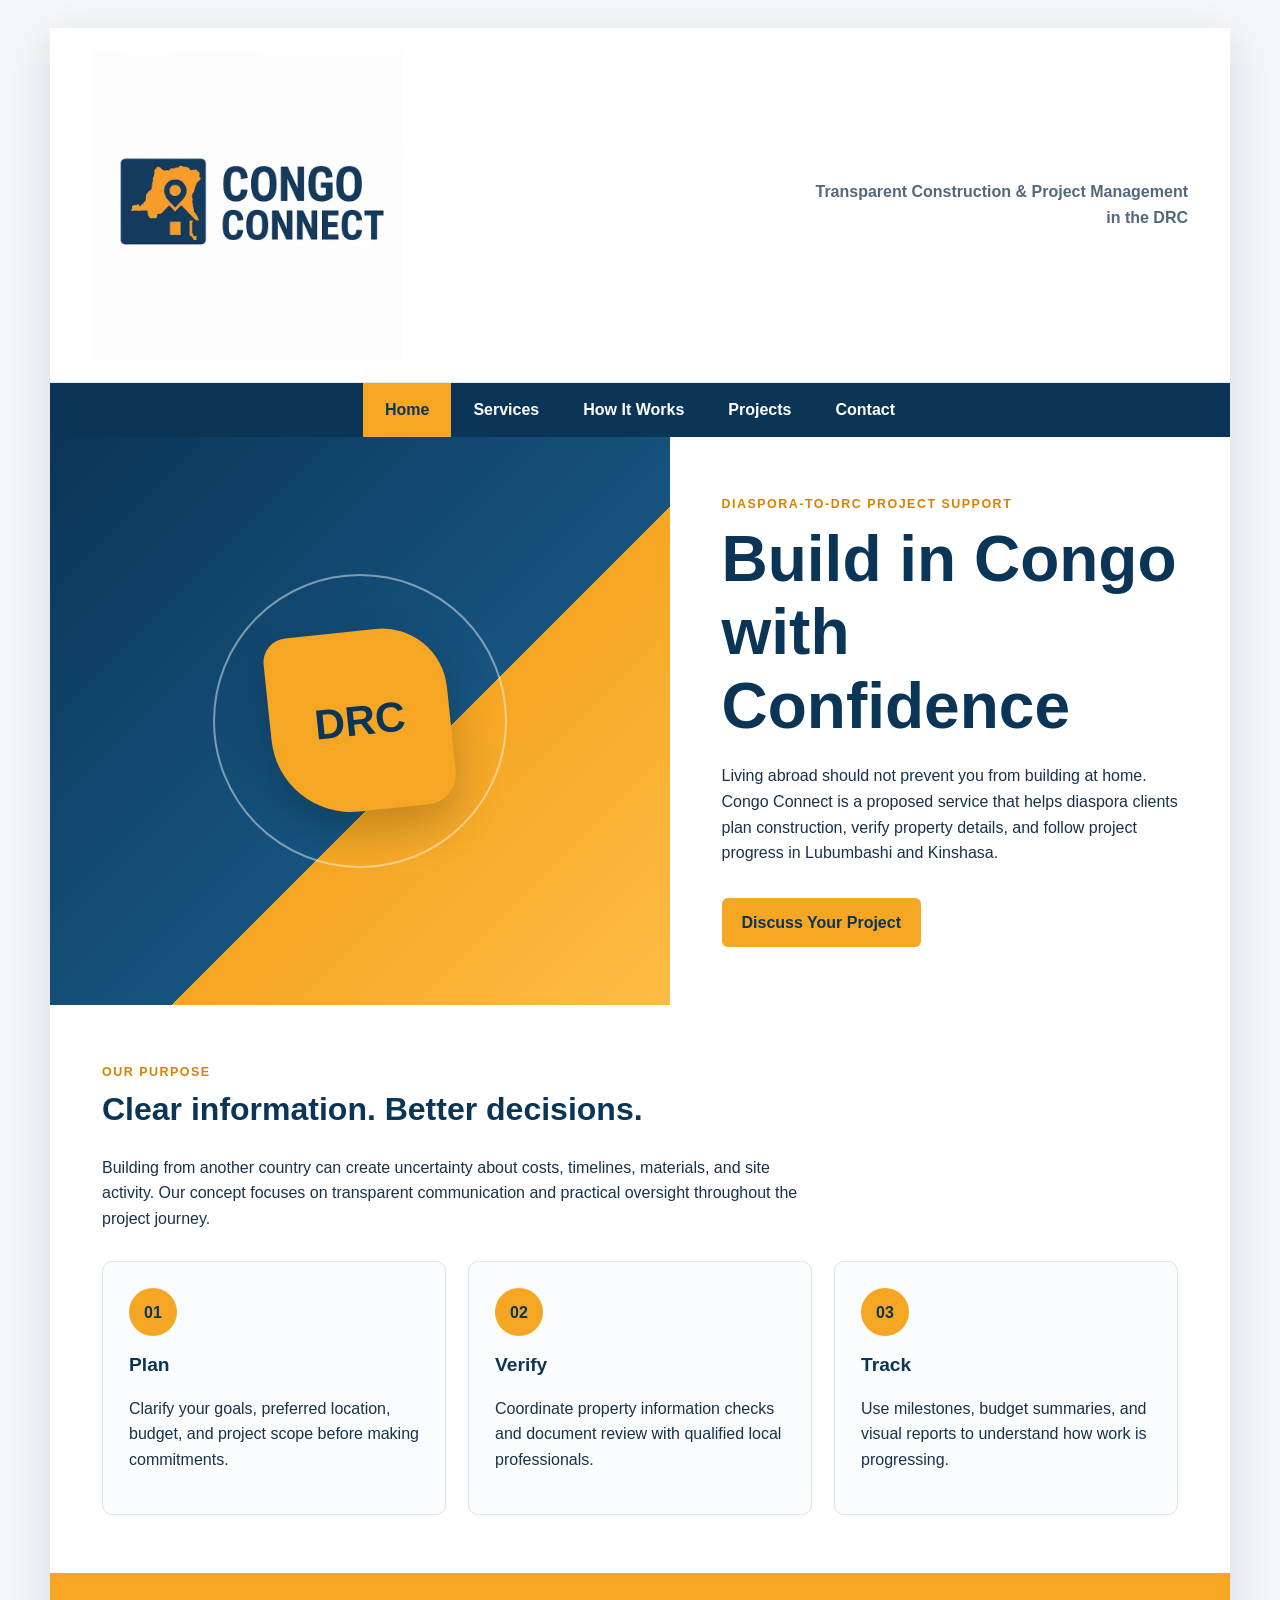
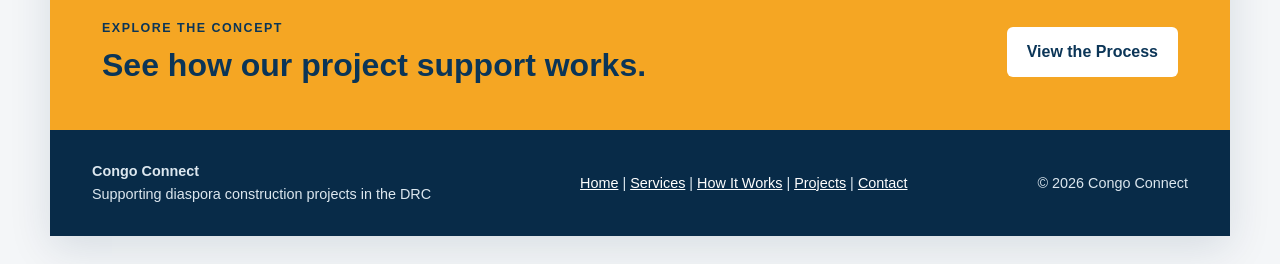
<file: index.html>
<!DOCTYPE html>
<html lang="en">
<head>
    <meta charset="UTF-8">
    <meta name="viewport" content="width=device-width, initial-scale=1.0">
    <meta name="description" content="Congo Connect helps the Congolese diaspora plan, verify and supervise construction projects in the DRC.">
    <meta name="keywords" content="Congo Connect, DR Congo, diaspora, construction, Lubumbashi, Kinshasa, project management, land verification">
    <meta name="author" content="Congo Connect">
    <title>Build in Congo with Confidence | Congo Connect</title>
    <link rel="stylesheet" href="style.css">
    <meta name="theme-color" content="#0b3557">
</head>
<body>
<a class="skip-link" href="#main-content">Skip to main content</a>
<div id="wrapper">
    <header>
        <a class="brand" href="index.html"><img src="logo.webp" width="380" height="380" decoding="async" alt="Congo Connect company logo featuring the Democratic Republic of Congo"></a>
        <div class="tagline">Transparent Construction &amp; Project Management in the DRC</div>
    </header>
    <nav aria-label="Main navigation"><ul>
        <li><a href="index.html" aria-current="page">Home</a></li>
        <li><a href="services.html">Services</a></li>
        <li><a href="process.html">How It Works</a></li>
        <li><a href="projects.html">Projects</a></li>
        <li><a href="contact.html">Contact</a></li>
    </ul></nav>
    <main id="main-content">
        <section class="hero">
            <div class="hero-visual" aria-label="Illustration representing projects in the Democratic Republic of Congo"><div class="map-mark">DRC</div></div>
            <div class="hero-copy">
                <p class="eyebrow">DIASPORA-TO-DRC PROJECT SUPPORT</p>
                <h1>Build in Congo with Confidence</h1>
                <p>Living abroad should not prevent you from building at home. Congo Connect is a proposed service that helps diaspora clients plan construction, verify property details, and follow project progress in Lubumbashi and Kinshasa.</p>
                <a class="button" href="contact.html">Discuss Your Project</a>
            </div>
        </section>
        <section class="section-block">
            <div class="section-heading"><p class="eyebrow">OUR PURPOSE</p><h2>Clear information. Better decisions.</h2><p>Building from another country can create uncertainty about costs, timelines, materials, and site activity. Our concept focuses on transparent communication and practical oversight throughout the project journey.</p></div>
            <div class="cards">
                <article class="card"><div class="icon">01</div><h3>Plan</h3><p>Clarify your goals, preferred location, budget, and project scope before making commitments.</p></article>
                <article class="card"><div class="icon">02</div><h3>Verify</h3><p>Coordinate property information checks and document review with qualified local professionals.</p></article>
                <article class="card"><div class="icon">03</div><h3>Track</h3><p>Use milestones, budget summaries, and visual reports to understand how work is progressing.</p></article>
            </div>
        </section>
        <section class="contact-strip"><div><p class="eyebrow">EXPLORE THE CONCEPT</p><h2>See how our project support works.</h2></div><a class="button light" href="process.html">View the Process</a></section>
    </main>
    <footer>
        <div><strong>Congo Connect</strong><br>Supporting diaspora construction projects in the DRC</div>
        <div class="footer-links"><a href="index.html">Home</a> | <a href="services.html">Services</a> | <a href="process.html">How It Works</a> | <a href="projects.html">Projects</a> | <a href="contact.html">Contact</a></div>
        <div>&copy; 2026 Congo Connect</div>
    </footer>
</div>
</body>
</html>
</file>
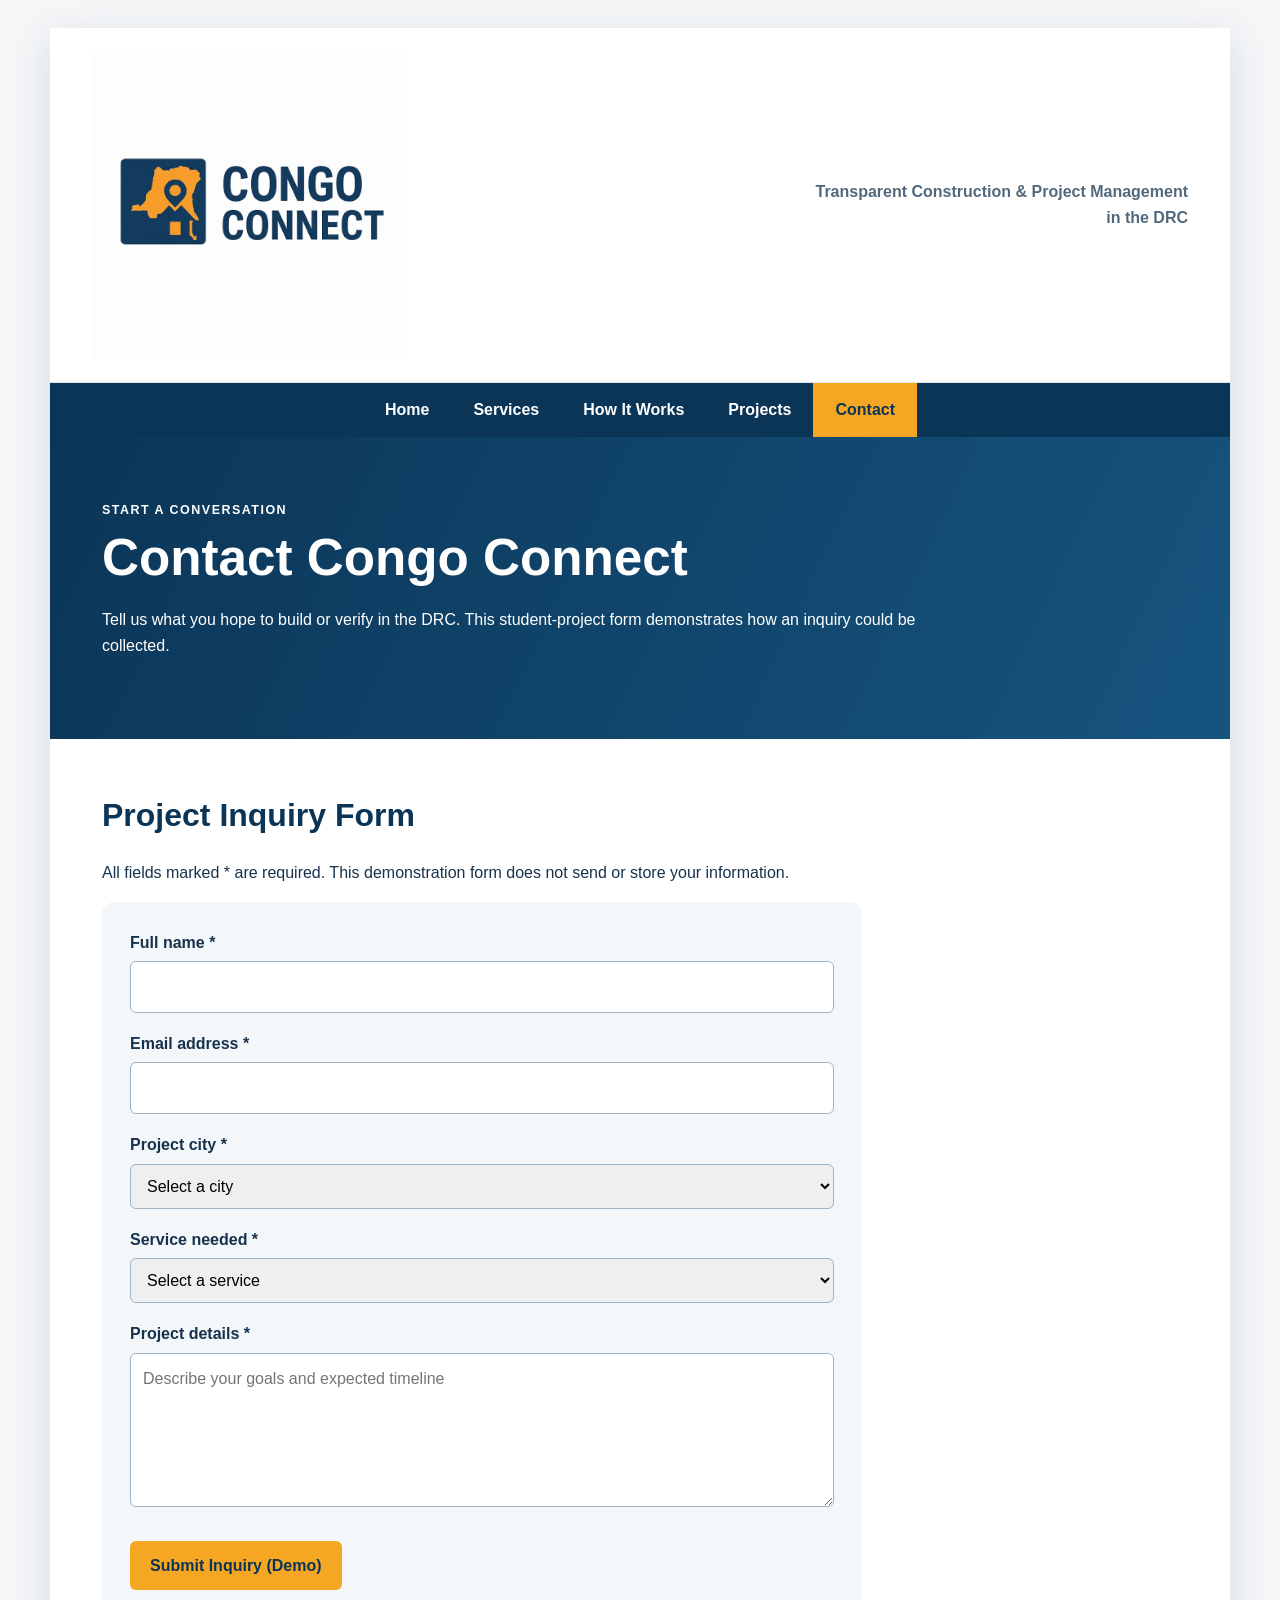
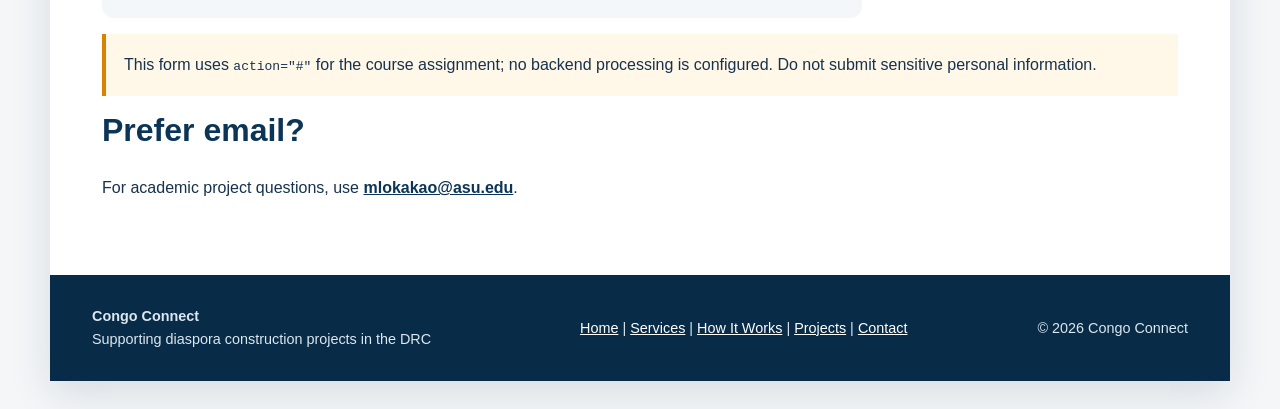
<file: contact.html>
<!DOCTYPE html>
<html lang="en">
<head>
    <meta charset="UTF-8">
    <meta name="viewport" content="width=device-width, initial-scale=1.0">
    <meta name="description" content="Contact Congo Connect about proposed construction, renovation and land verification support in the Democratic Republic of Congo.">
    <meta name="keywords" content="Congo Connect, DR Congo, diaspora, construction, Lubumbashi, Kinshasa, project management, land verification">
    <meta name="author" content="Congo Connect">
    <title>Contact | Congo Connect</title>
    <link rel="stylesheet" href="style.css">
    <meta name="theme-color" content="#0b3557">
</head>
<body>
<a class="skip-link" href="#main-content">Skip to main content</a>
<div id="wrapper">
    <header>
        <a class="brand" href="index.html"><img src="logo.webp" width="380" height="380" decoding="async" alt="Congo Connect company logo featuring the Democratic Republic of Congo"></a>
        <div class="tagline">Transparent Construction &amp; Project Management in the DRC</div>
    </header>
    <nav aria-label="Main navigation"><ul>
        <li><a href="index.html">Home</a></li>
        <li><a href="services.html">Services</a></li>
        <li><a href="process.html">How It Works</a></li>
        <li><a href="projects.html">Projects</a></li>
        <li><a href="contact.html" aria-current="page">Contact</a></li>
    </ul></nav>
    <main id="main-content">
        <section class="page-hero"><p class="eyebrow">START A CONVERSATION</p><h1>Contact Congo Connect</h1><p>Tell us what you hope to build or verify in the DRC. This student-project form demonstrates how an inquiry could be collected.</p></section>
        <section class="section-block"><h2>Project Inquiry Form</h2><p>All fields marked * are required. This demonstration form does not send or store your information.</p>
        <form action="#" method="get">
            <div class="form-row"><label for="fullname">Full name *</label><input type="text" id="fullname" name="fullname" autocomplete="name" required></div>
            <div class="form-row"><label for="email">Email address *</label><input type="email" id="email" name="email" autocomplete="email" required></div>
            <div class="form-row"><label for="city">Project city *</label><select id="city" name="city" required><option value="">Select a city</option><option value="lubumbashi">Lubumbashi</option><option value="kinshasa">Kinshasa</option><option value="other">Other location in the DRC</option></select></div>
            <div class="form-row"><label for="service">Service needed *</label><select id="service" name="service" required><option value="">Select a service</option><option value="construction">Construction</option><option value="verification">Land verification</option><option value="renovation">Renovation</option><option value="supervision">Project supervision</option></select></div>
            <div class="form-row"><label for="message">Project details *</label><textarea id="message" name="message" rows="5" required placeholder="Describe your goals and expected timeline"></textarea></div>
            <button class="button" type="submit">Submit Inquiry (Demo)</button>
        </form><p class="note">This form uses <code>action="#"</code> for the course assignment; no backend processing is configured. Do not submit sensitive personal information.</p>
        <h2>Prefer email?</h2><p>For academic project questions, use <a class="link-text" href="mailto:mlokakao@asu.edu">mlokakao@asu.edu</a>.</p></section>
    </main>
    <footer>
        <div><strong>Congo Connect</strong><br>Supporting diaspora construction projects in the DRC</div>
        <div class="footer-links"><a href="index.html">Home</a> | <a href="services.html">Services</a> | <a href="process.html">How It Works</a> | <a href="projects.html">Projects</a> | <a href="contact.html">Contact</a></div>
        <div>&copy; 2026 Congo Connect</div>
    </footer>
</div>
</body>
</html>
</file>
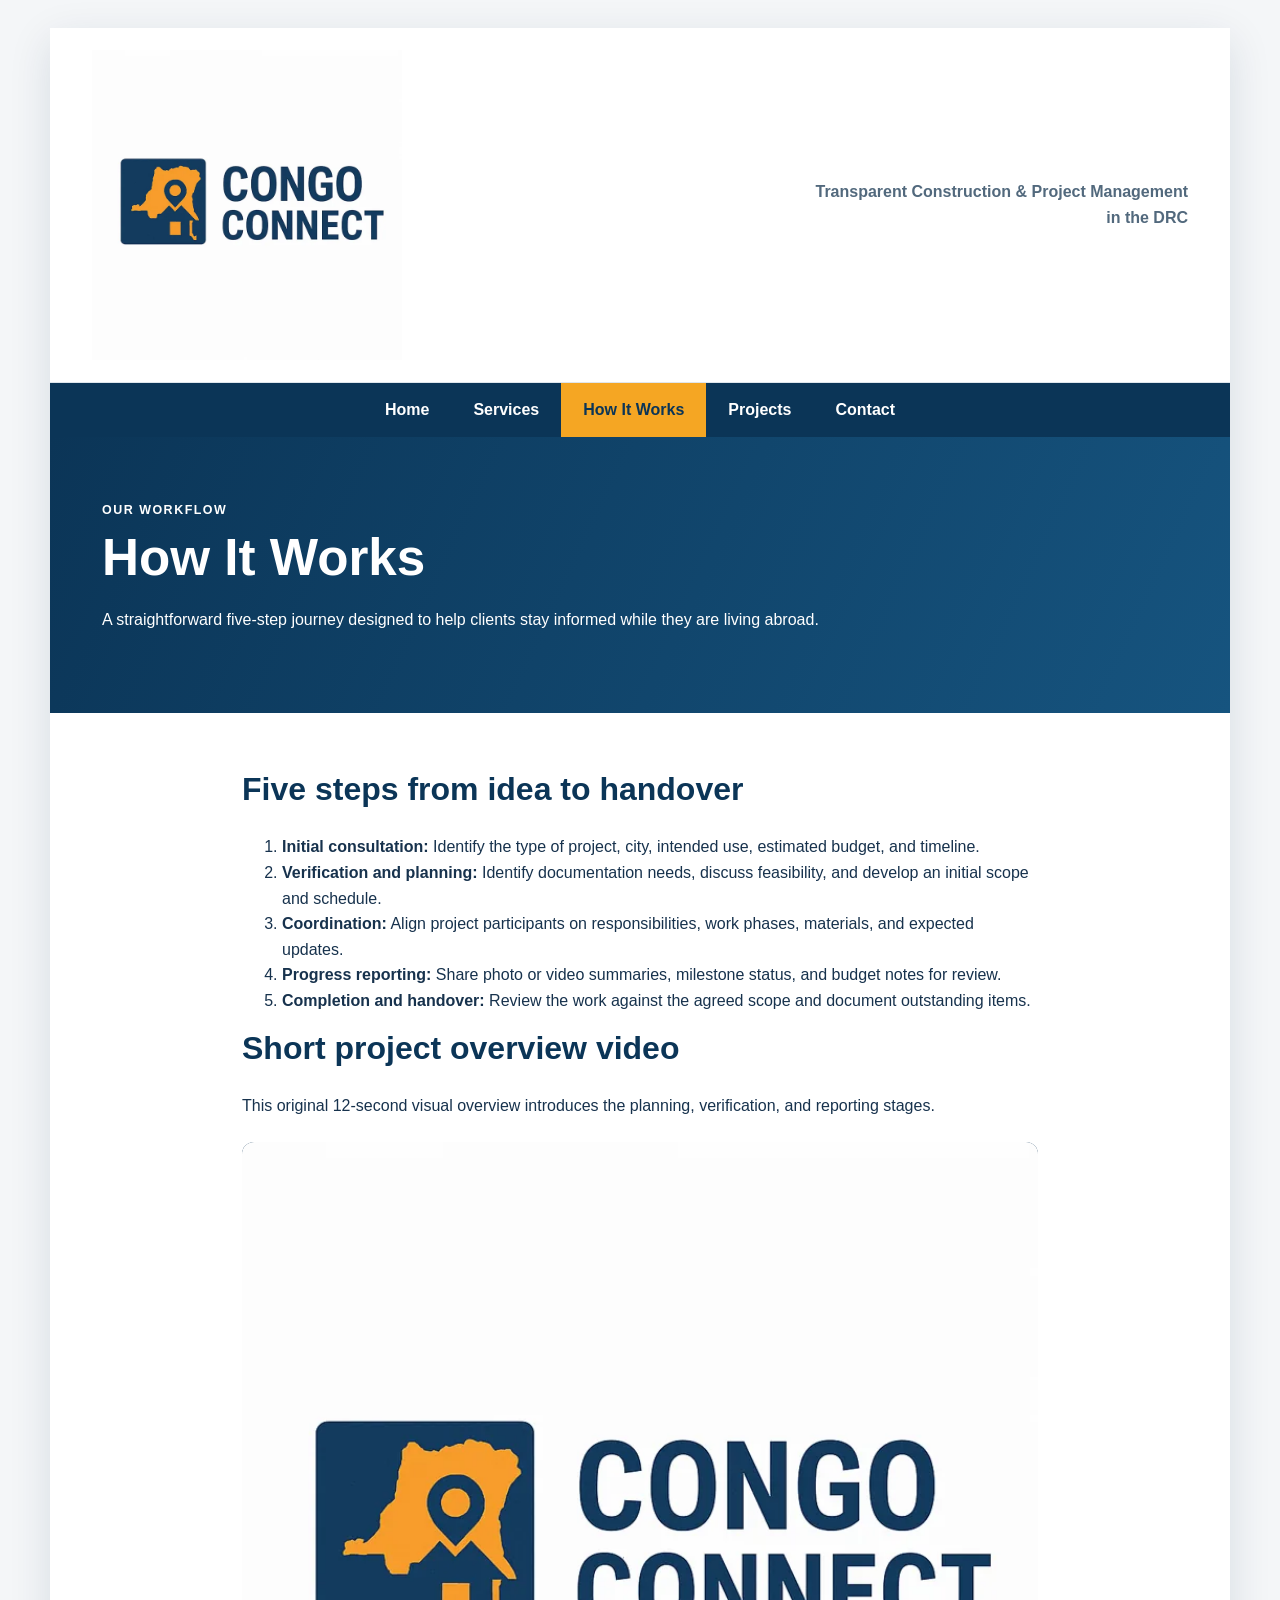
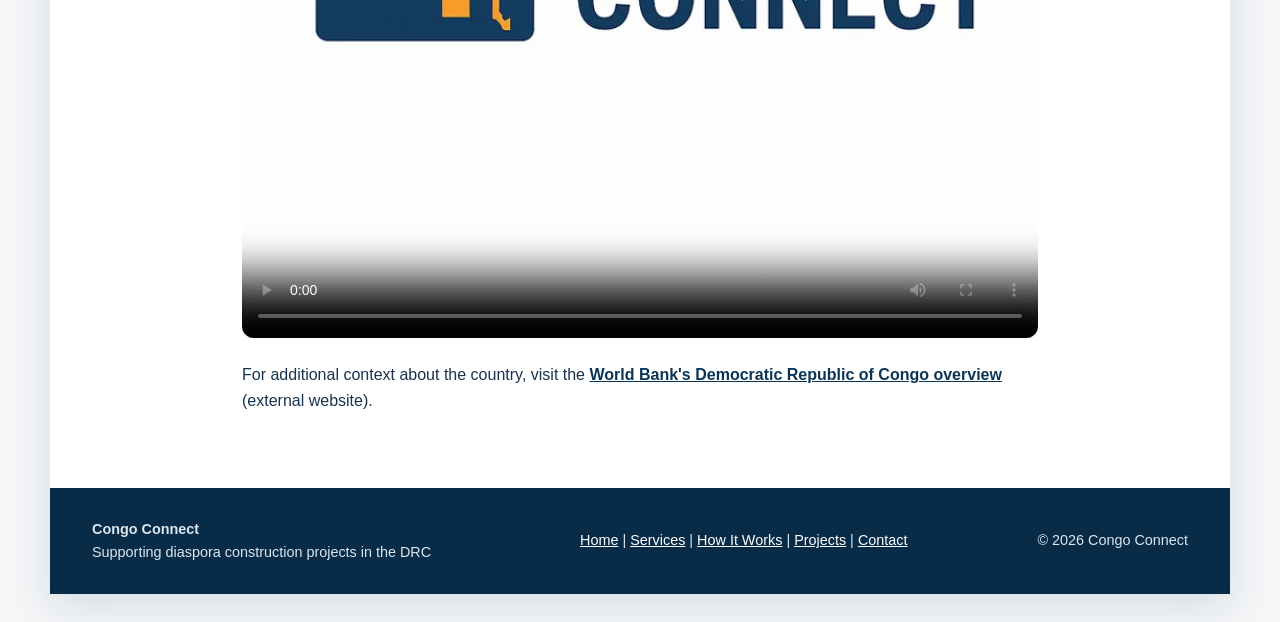
<file: process.html>
<!DOCTYPE html>
<html lang="en">
<head>
    <meta charset="UTF-8">
    <meta name="viewport" content="width=device-width, initial-scale=1.0">
    <meta name="description" content="Learn the Congo Connect five-step approach to construction planning, verification and transparent progress reporting.">
    <meta name="keywords" content="Congo Connect, DR Congo, diaspora, construction, Lubumbashi, Kinshasa, project management, land verification">
    <meta name="author" content="Congo Connect">
    <title>How It Works | Congo Connect</title>
    <link rel="stylesheet" href="style.css">
    <meta name="theme-color" content="#0b3557">
</head>
<body>
<a class="skip-link" href="#main-content">Skip to main content</a>
<div id="wrapper">
    <header>
        <a class="brand" href="index.html"><img src="logo.webp" width="380" height="380" decoding="async" alt="Congo Connect company logo featuring the Democratic Republic of Congo"></a>
        <div class="tagline">Transparent Construction &amp; Project Management in the DRC</div>
    </header>
    <nav aria-label="Main navigation"><ul>
        <li><a href="index.html">Home</a></li>
        <li><a href="services.html">Services</a></li>
        <li><a href="process.html" aria-current="page">How It Works</a></li>
        <li><a href="projects.html">Projects</a></li>
        <li><a href="contact.html">Contact</a></li>
    </ul></nav>
    <main id="main-content">
        <section class="page-hero"><p class="eyebrow">OUR WORKFLOW</p><h1>How It Works</h1><p>A straightforward five-step journey designed to help clients stay informed while they are living abroad.</p></section>
        <section class="section-block prose"><h2>Five steps from idea to handover</h2><ol>
            <li><strong>Initial consultation:</strong> Identify the type of project, city, intended use, estimated budget, and timeline.</li>
            <li><strong>Verification and planning:</strong> Identify documentation needs, discuss feasibility, and develop an initial scope and schedule.</li>
            <li><strong>Coordination:</strong> Align project participants on responsibilities, work phases, materials, and expected updates.</li>
            <li><strong>Progress reporting:</strong> Share photo or video summaries, milestone status, and budget notes for review.</li>
            <li><strong>Completion and handover:</strong> Review the work against the agreed scope and document outstanding items.</li>
        </ol><h2>Short project overview video</h2><p>This original 12-second visual overview introduces the planning, verification, and reporting stages.</p>
        <video controls preload="metadata" poster="logo.webp" aria-label="Congo Connect project workflow overview video"><source src="congo-connect-overview.mp4" type="video/mp4">Your browser does not support HTML5 video.</video>
        <p>For additional context about the country, visit the <a class="link-text" href="https://www.worldbank.org/en/country/drc/overview" target="_blank" rel="noopener noreferrer">World Bank's Democratic Republic of Congo overview</a> (external website).</p></section>
    </main>
    <footer>
        <div><strong>Congo Connect</strong><br>Supporting diaspora construction projects in the DRC</div>
        <div class="footer-links"><a href="index.html">Home</a> | <a href="services.html">Services</a> | <a href="process.html">How It Works</a> | <a href="projects.html">Projects</a> | <a href="contact.html">Contact</a></div>
        <div>&copy; 2026 Congo Connect</div>
    </footer>
</div>
</body>
</html>
</file>
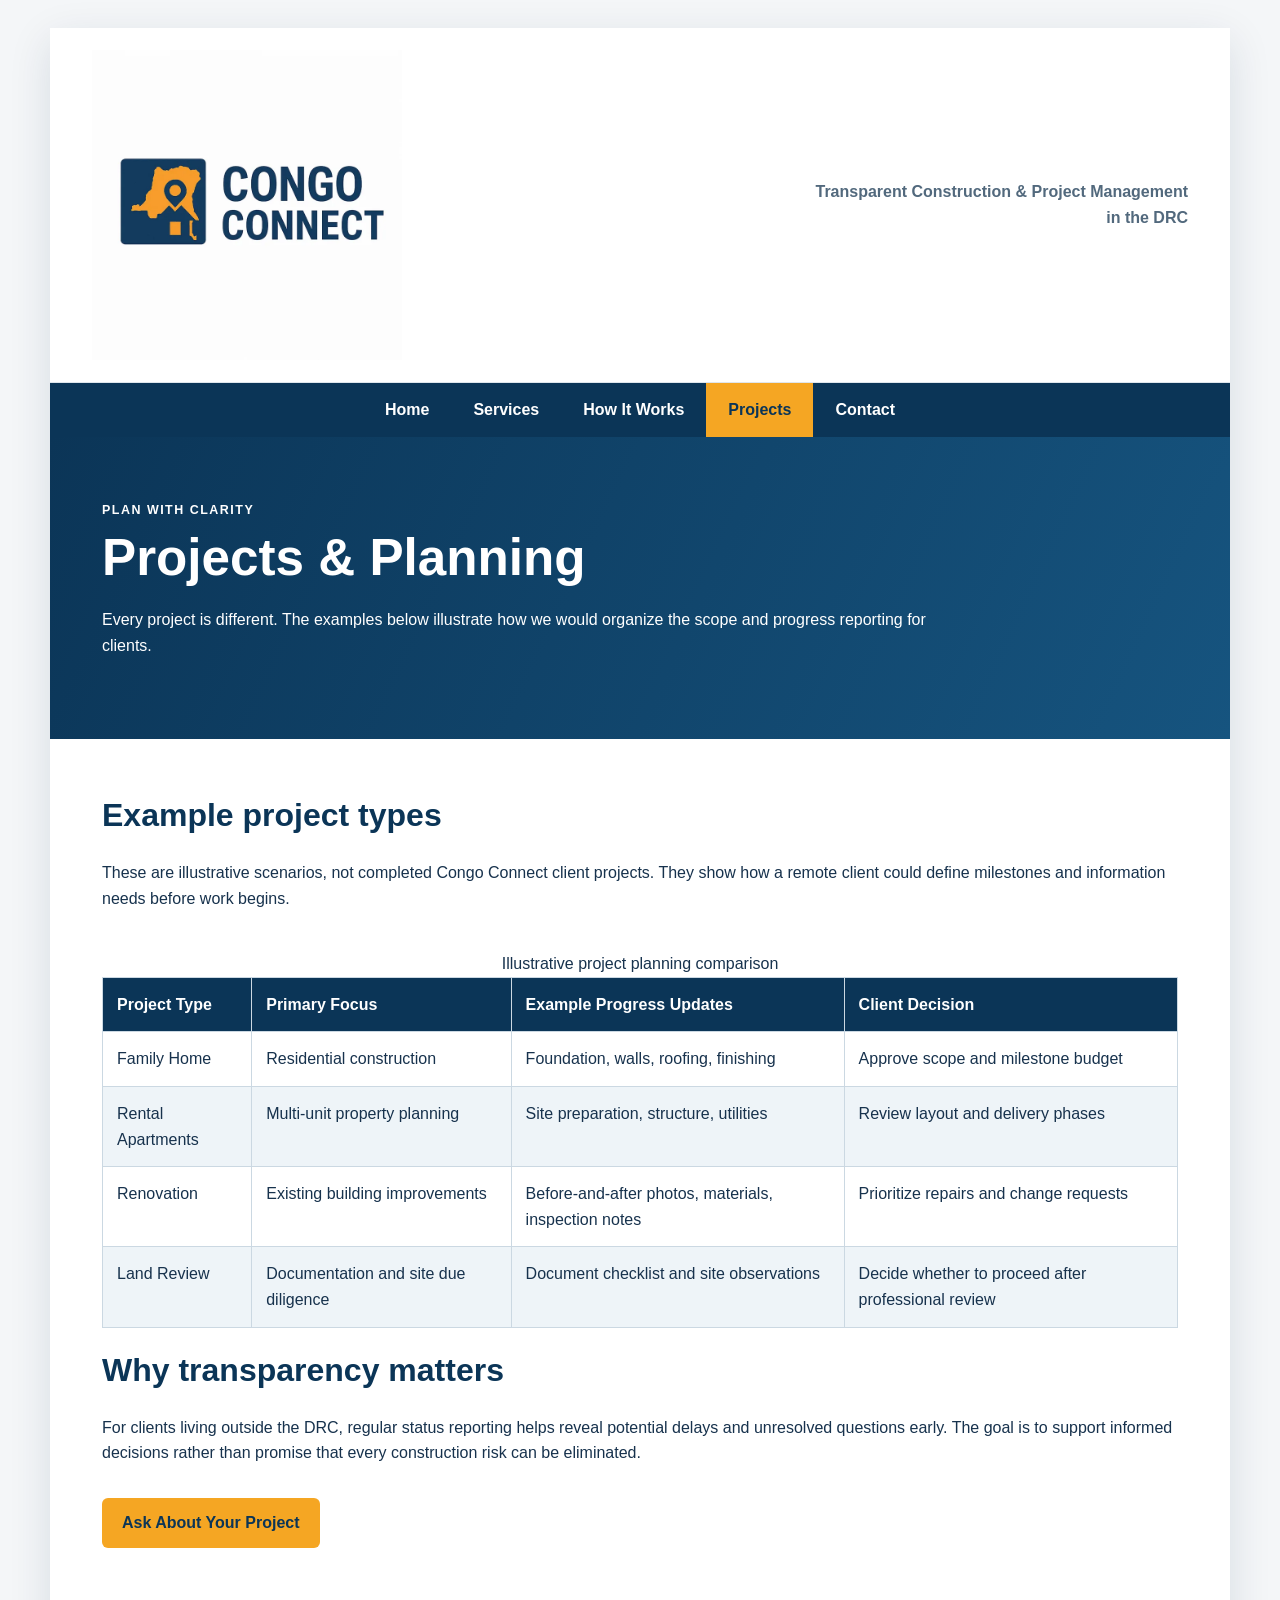
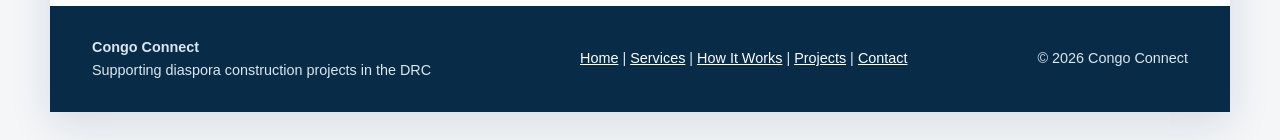
<file: projects.html>
<!DOCTYPE html>
<html lang="en">
<head>
    <meta charset="UTF-8">
    <meta name="viewport" content="width=device-width, initial-scale=1.0">
    <meta name="description" content="See Congo Connect example project types and a comparison table for project planning in the DRC.">
    <meta name="keywords" content="Congo Connect, DR Congo, diaspora, construction, Lubumbashi, Kinshasa, project management, land verification">
    <meta name="author" content="Congo Connect">
    <title>Projects & Planning | Congo Connect</title>
    <link rel="stylesheet" href="style.css">
    <meta name="theme-color" content="#0b3557">
</head>
<body>
<a class="skip-link" href="#main-content">Skip to main content</a>
<div id="wrapper">
    <header>
        <a class="brand" href="index.html"><img src="logo.webp" width="380" height="380" decoding="async" alt="Congo Connect company logo featuring the Democratic Republic of Congo"></a>
        <div class="tagline">Transparent Construction &amp; Project Management in the DRC</div>
    </header>
    <nav aria-label="Main navigation"><ul>
        <li><a href="index.html">Home</a></li>
        <li><a href="services.html">Services</a></li>
        <li><a href="process.html">How It Works</a></li>
        <li><a href="projects.html" aria-current="page">Projects</a></li>
        <li><a href="contact.html">Contact</a></li>
    </ul></nav>
    <main id="main-content">
        <section class="page-hero"><p class="eyebrow">PLAN WITH CLARITY</p><h1>Projects &amp; Planning</h1><p>Every project is different. The examples below illustrate how we would organize the scope and progress reporting for clients.</p></section>
        <section class="section-block"><h2>Example project types</h2><p>These are illustrative scenarios, not completed Congo Connect client projects. They show how a remote client could define milestones and information needs before work begins.</p>
        <div class="table-scroll"><table><caption>Illustrative project planning comparison</caption><thead><tr><th scope="col">Project Type</th><th scope="col">Primary Focus</th><th scope="col">Example Progress Updates</th><th scope="col">Client Decision</th></tr></thead><tbody>
        <tr><td>Family Home</td><td>Residential construction</td><td>Foundation, walls, roofing, finishing</td><td>Approve scope and milestone budget</td></tr>
        <tr><td>Rental Apartments</td><td>Multi-unit property planning</td><td>Site preparation, structure, utilities</td><td>Review layout and delivery phases</td></tr>
        <tr><td>Renovation</td><td>Existing building improvements</td><td>Before-and-after photos, materials, inspection notes</td><td>Prioritize repairs and change requests</td></tr>
        <tr><td>Land Review</td><td>Documentation and site due diligence</td><td>Document checklist and site observations</td><td>Decide whether to proceed after professional review</td></tr>
        </tbody></table></div><h2>Why transparency matters</h2><p>For clients living outside the DRC, regular status reporting helps reveal potential delays and unresolved questions early. The goal is to support informed decisions rather than promise that every construction risk can be eliminated.</p>
        <a class="button" href="contact.html">Ask About Your Project</a></section>
    </main>
    <footer>
        <div><strong>Congo Connect</strong><br>Supporting diaspora construction projects in the DRC</div>
        <div class="footer-links"><a href="index.html">Home</a> | <a href="services.html">Services</a> | <a href="process.html">How It Works</a> | <a href="projects.html">Projects</a> | <a href="contact.html">Contact</a></div>
        <div>&copy; 2026 Congo Connect</div>
    </footer>
</div>
</body>
</html>
</file>
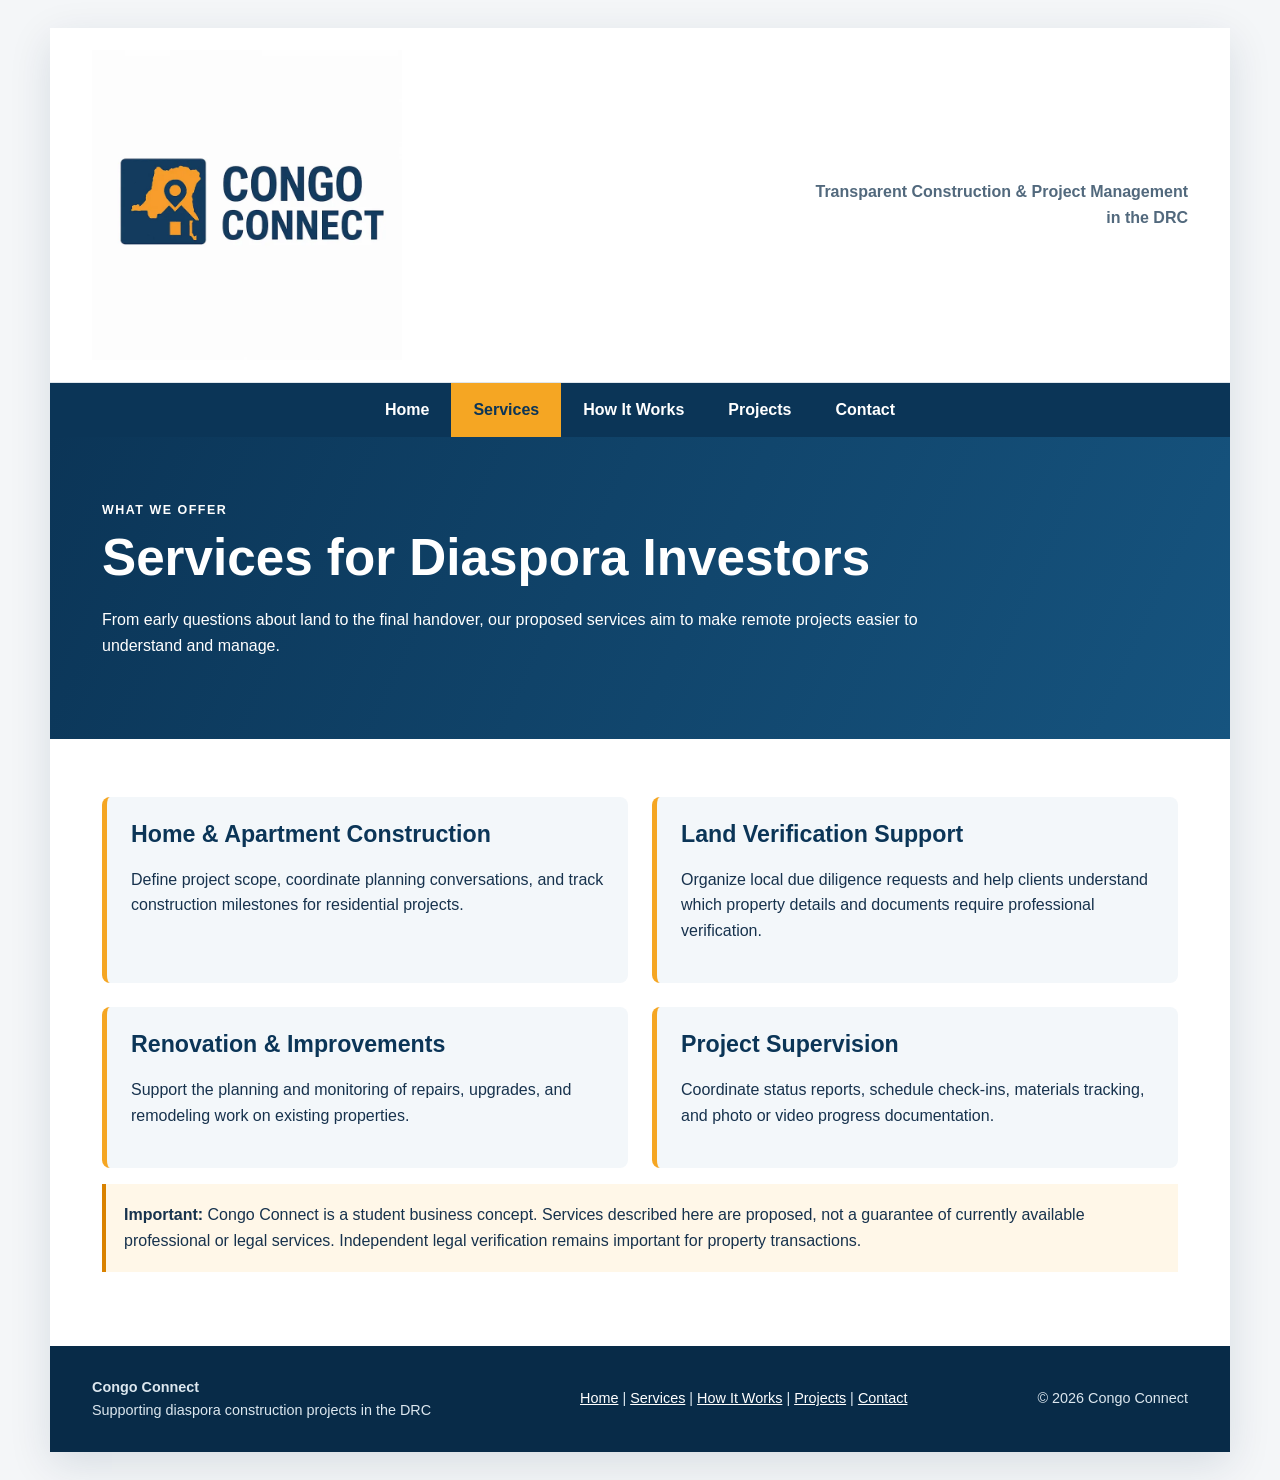
<file: services.html>
<!DOCTYPE html>
<html lang="en">
<head>
    <meta charset="UTF-8">
    <meta name="viewport" content="width=device-width, initial-scale=1.0">
    <meta name="description" content="Explore Congo Connect construction, land verification, renovation and project supervision services in the DRC.">
    <meta name="keywords" content="Congo Connect, DR Congo, diaspora, construction, Lubumbashi, Kinshasa, project management, land verification">
    <meta name="author" content="Congo Connect">
    <title>Services | Congo Connect</title>
    <link rel="stylesheet" href="style.css">
    <meta name="theme-color" content="#0b3557">
</head>
<body>
<a class="skip-link" href="#main-content">Skip to main content</a>
<div id="wrapper">
    <header>
        <a class="brand" href="index.html"><img src="logo.webp" width="380" height="380" decoding="async" alt="Congo Connect company logo featuring the Democratic Republic of Congo"></a>
        <div class="tagline">Transparent Construction &amp; Project Management in the DRC</div>
    </header>
    <nav aria-label="Main navigation"><ul>
        <li><a href="index.html">Home</a></li>
        <li><a href="services.html" aria-current="page">Services</a></li>
        <li><a href="process.html">How It Works</a></li>
        <li><a href="projects.html">Projects</a></li>
        <li><a href="contact.html">Contact</a></li>
    </ul></nav>
    <main id="main-content">
        <section class="page-hero"><p class="eyebrow">WHAT WE OFFER</p><h1>Services for Diaspora Investors</h1><p>From early questions about land to the final handover, our proposed services aim to make remote projects easier to understand and manage.</p></section>
        <section class="section-block"><div class="feature-grid">
            <article class="feature"><h2>Home &amp; Apartment Construction</h2><p>Define project scope, coordinate planning conversations, and track construction milestones for residential projects.</p></article>
            <article class="feature"><h2>Land Verification Support</h2><p>Organize local due diligence requests and help clients understand which property details and documents require professional verification.</p></article>
            <article class="feature"><h2>Renovation &amp; Improvements</h2><p>Support the planning and monitoring of repairs, upgrades, and remodeling work on existing properties.</p></article>
            <article class="feature"><h2>Project Supervision</h2><p>Coordinate status reports, schedule check-ins, materials tracking, and photo or video progress documentation.</p></article>
        </div><p class="note"><strong>Important:</strong> Congo Connect is a student business concept. Services described here are proposed, not a guarantee of currently available professional or legal services. Independent legal verification remains important for property transactions.</p></section>
    </main>
    <footer>
        <div><strong>Congo Connect</strong><br>Supporting diaspora construction projects in the DRC</div>
        <div class="footer-links"><a href="index.html">Home</a> | <a href="services.html">Services</a> | <a href="process.html">How It Works</a> | <a href="projects.html">Projects</a> | <a href="contact.html">Contact</a></div>
        <div>&copy; 2026 Congo Connect</div>
    </footer>
</div>
</body>
</html>
</file>
<file: style.css>
* { box-sizing: border-box; }
html { scroll-behavior: smooth; }
body { margin: 0; background: #f4f6f8; color: #17324d; font-family: Arial, Helvetica, sans-serif; line-height: 1.6; }
#wrapper { width: min(1180px, 94%); margin: 28px auto; background: #ffffff; box-shadow: 0 12px 40px rgba(11, 42, 70, .12); }
header { display: flex; align-items: center; justify-content: space-between; gap: 28px; padding: 22px 42px; border-bottom: 1px solid #dfe6ec; }
.brand img { display: block; width: 310px; max-width: 100%; height: auto; }
.tagline { max-width: 390px; text-align: right; color: #52697d; font-weight: 600; }
nav { background: #0b3557; }
nav ul { display: flex; justify-content: center; flex-wrap: wrap; gap: 0; list-style: none; margin: 0; padding: 0; }
nav a { display: block; padding: 14px 22px; color: #ffffff; text-decoration: none; font-weight: 700; }
nav a:hover, nav a:focus { background: #f5a623; color: #0b3557; }
main { background: #ffffff; }
.hero { display: grid; grid-template-columns: 1.05fr .95fr; min-height: 470px; }
.hero-visual { min-height: 470px; display: grid; place-items: center; background: linear-gradient(135deg, #0b3557 0%, #16547f 58%, #f5a623 58%, #ffbd45 100%); position: relative; overflow: hidden; }
.hero-visual::before { content: ""; width: 290px; height: 290px; border: 2px solid rgba(255,255,255,.45); border-radius: 50%; position: absolute; }
.map-mark { position: relative; z-index: 1; width: 180px; height: 180px; border-radius: 24px 65px 30px 80px; background: #f5a623; color: #0b3557; display: grid; place-items: center; font-size: 42px; font-weight: 900; transform: rotate(-6deg); box-shadow: 0 20px 45px rgba(0,0,0,.2); }
.hero-copy { padding: 58px 52px; align-self: center; }
.eyebrow { margin: 0 0 8px; color: #d98200; font-size: .78rem; font-weight: 800; letter-spacing: .12em; }
h1, h2, h3 { margin-top: 0; color: #0b3557; line-height: 1.15; }
h1 { font-size: clamp(2.4rem, 5vw, 4.4rem); margin-bottom: 20px; }
h2 { font-size: 2rem; }
h3 { font-size: 1.2rem; }
.button { display: inline-block; margin-top: 16px; padding: 12px 20px; border-radius: 6px; background: #f5a623; color: #0b3557; text-decoration: none; font-weight: 800; }
.button:hover, .button:focus { background: #ffbd45; }
.section-block { padding: 58px 52px; }
.section-heading { max-width: 720px; margin-bottom: 30px; }
.cards { display: grid; grid-template-columns: repeat(3, 1fr); gap: 22px; }
.card { border: 1px solid #d9e2e9; border-radius: 10px; padding: 26px; background: #fbfcfd; }
.icon { width: 48px; height: 48px; border-radius: 50%; display: grid; place-items: center; margin-bottom: 18px; background: #f5a623; color: #0b3557; font-weight: 900; }
.how-section { display: grid; grid-template-columns: 1fr 1fr; gap: 42px; padding: 58px 52px; background: #eef4f8; }
.how-section ol { padding-left: 22px; }
.how-section li { margin-bottom: 12px; }
.progress-card { padding: 34px; border-radius: 12px; background: #0b3557; color: #ffffff; align-self: center; }
.progress-card span { color: #ffbd45; font-size: .8rem; font-weight: 800; letter-spacing: .1em; }
.progress-card strong { display: block; margin: 12px 0; font-size: 1.6rem; line-height: 1.25; }
.contact-strip { display: flex; align-items: center; justify-content: space-between; gap: 30px; padding: 46px 52px; background: #f5a623; }
.contact-strip .eyebrow, .contact-strip h2 { color: #0b3557; }
.contact-strip h2 { margin-bottom: 0; max-width: 700px; }
.button.light { margin: 0; background: #ffffff; white-space: nowrap; }
footer { display: grid; grid-template-columns: 1fr 1.5fr auto; gap: 25px; align-items: center; padding: 30px 42px; background: #082b48; color: #dce7ef; font-size: .9rem; }
footer a { color: #ffffff; }
.footer-links { text-align: center; }
@media (max-width: 800px) {
    #wrapper { width: 100%; margin: 0; }
    header { flex-direction: column; text-align: center; padding: 20px; }
    .tagline { text-align: center; }
    nav a { padding: 11px 12px; font-size: .9rem; }
    .hero, .how-section { grid-template-columns: 1fr; }
    .hero-copy, .section-block, .how-section, .contact-strip { padding: 36px 24px; }
    .hero-visual { min-height: 320px; }
    .cards { grid-template-columns: 1fr; }
    .contact-strip { flex-direction: column; align-items: flex-start; }
    footer { grid-template-columns: 1fr; text-align: center; padding: 28px 20px; }
}


/* Final project enhancements */
nav a[aria-current="page"] {background:#f5a623;color:#0b3557}
.page-hero {padding:64px 52px;background:linear-gradient(115deg,#0b3557,#16547f);color:white}
.page-hero h1,.page-hero p {color:white;max-width:850px}
.page-hero h1 {font-size:clamp(2.2rem,4vw,3.5rem)}
.prose {max-width:900px;margin:auto}
.feature-grid {display:grid;grid-template-columns:repeat(2,minmax(0,1fr));gap:24px}
.feature {background:#f3f7fa;border-left:5px solid #f5a623;padding:24px;border-radius:8px}
.feature h2 {font-size:1.45rem}
.table-scroll {overflow-x:auto}
table {width:100%;border-collapse:collapse;margin:24px 0;background:#fff}
th,td {border:1px solid #cbd8e2;padding:14px;text-align:left;vertical-align:top}
th {background:#0b3557;color:white}
tr:nth-child(even) {background:#eef4f8}
video {width:100%;max-width:850px;display:block;margin:24px auto;border-radius:12px;background:#0b3557}
form {max-width:760px;background:#f3f7fa;padding:28px;border-radius:12px}
.form-row {display:flex;flex-direction:column;margin-bottom:18px}
label {font-weight:700;margin-bottom:6px}
input,select,textarea {padding:12px;border:1px solid #9eb3c3;border-radius:6px;font:inherit;width:100%}
input:focus,select:focus,textarea:focus {outline:3px solid #f5a623;outline-offset:2px}
button {border:0;cursor:pointer;font:inherit}
.note {padding:18px;background:#fff7e8;border-left:4px solid #d98200}
.link-text {color:#0b3557;font-weight:700}
.image-panel {display:block;width:min(480px,100%);height:auto;margin:20px auto}
@media(max-width:800px){.page-hero{padding:36px 24px}.feature-grid{grid-template-columns:1fr}.section-block{padding:36px 24px}}

/* Accessibility and performance refinements */
.skip-link{position:absolute;top:-80px;left:16px;z-index:100;background:#fff;color:#0b3557;padding:12px 18px;font-weight:700}
.skip-link:focus{top:8px}
:focus-visible{outline:3px solid #b66b00;outline-offset:3px}
@media(prefers-reduced-motion:reduce){html{scroll-behavior:auto}*,*::before,*::after{animation-duration:.01ms!important;transition-duration:.01ms!important}}
@media(max-width:480px){.brand img{width:min(280px,100%)}nav a{padding:11px 10px}.hero-copy h1{font-size:2.35rem}}
</file>
